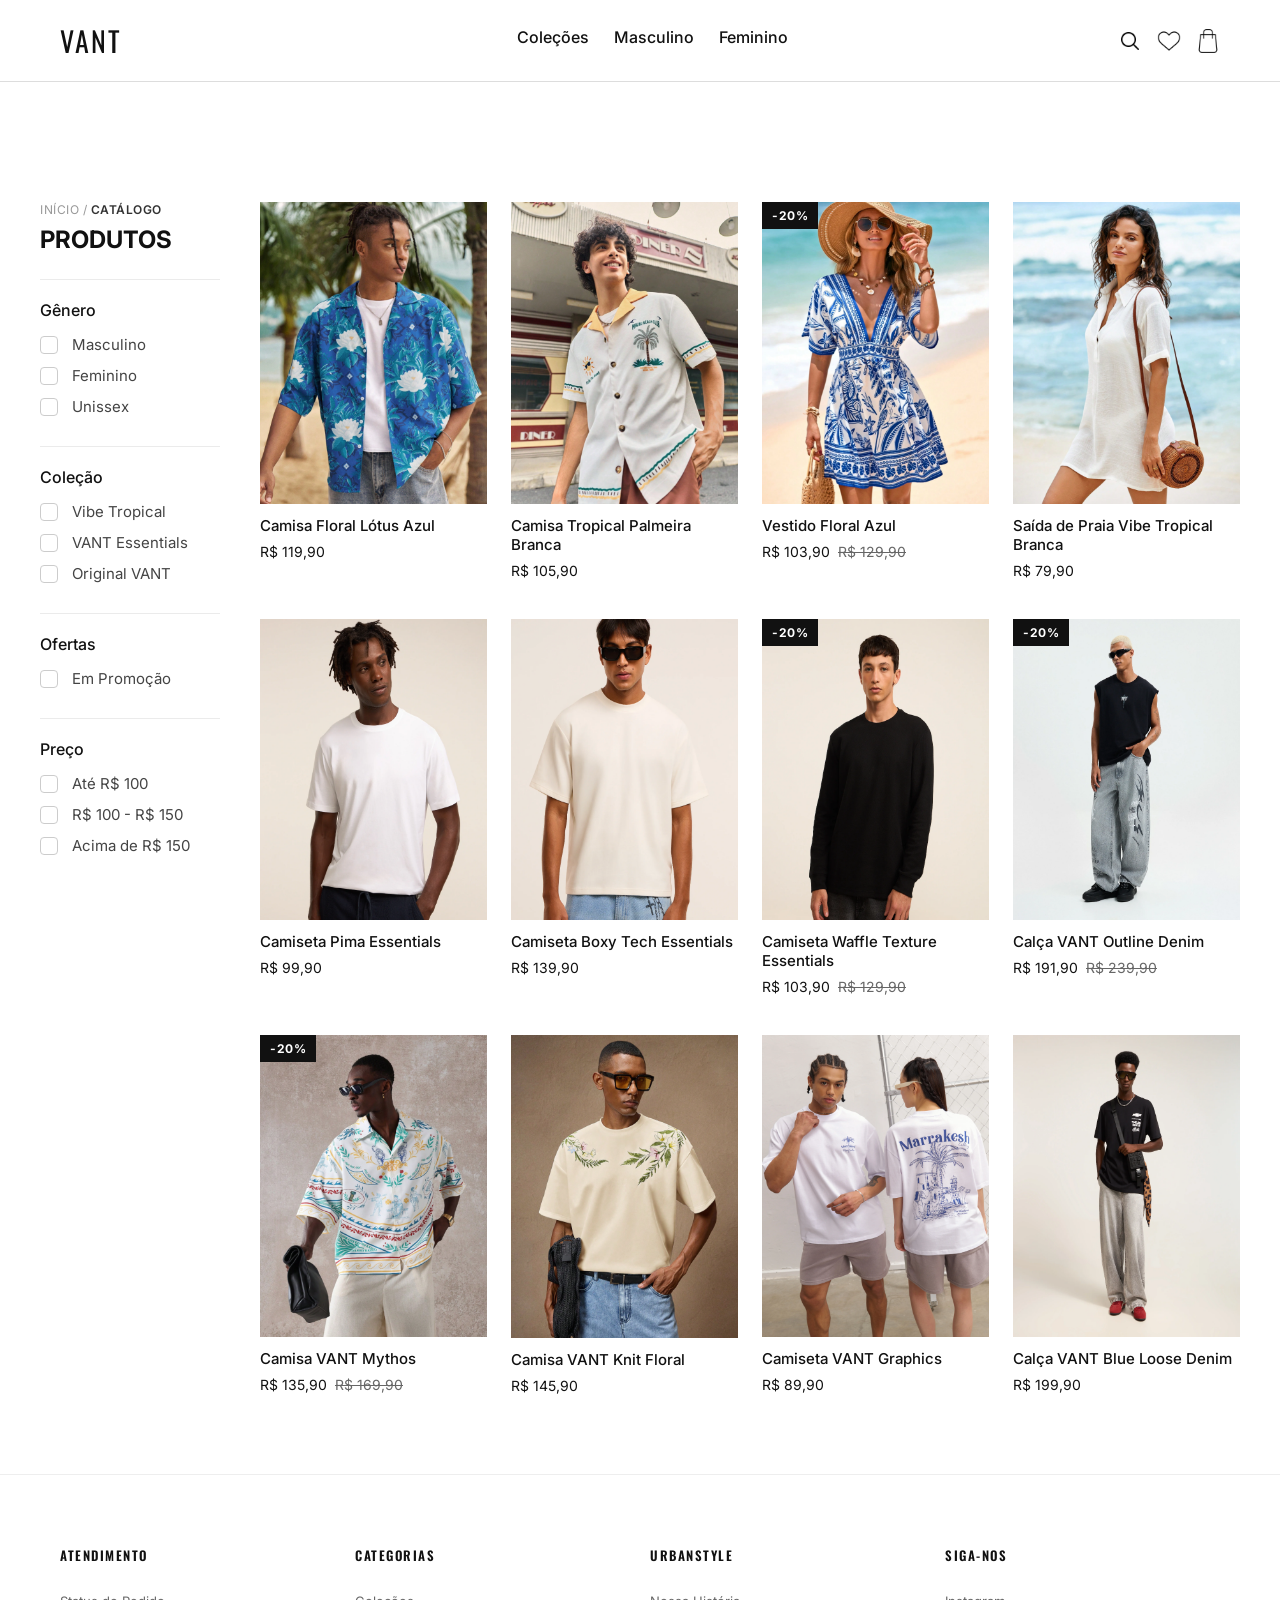
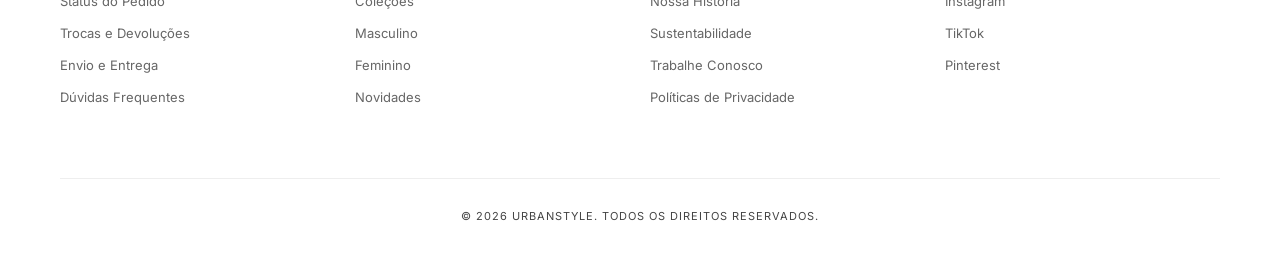
<file: catalogo.html>
<!DOCTYPE html>
<html lang="pt-BR">

<head>
    <meta charset="UTF-8" />
    <meta name="viewport" content="width=device-width, initial-scale=1.0" />
    <title>Catálogo | VANT</title>
    <link rel="preconnect" href="https://fonts.googleapis.com">
    <link rel="preconnect" href="https://fonts.gstatic.com" crossorigin>
    <link
        href="https://fonts.googleapis.com/css2?family=Inter:wght@400;500;600;700&family=Montserrat:wght@400;600;700&family=Oswald:wght@400;700&family=Poppins:wght@400;500;600&display=swap"
        rel="stylesheet">
    <link rel="stylesheet" href="css/base.css">
    <link rel="stylesheet" href="css/header.css">
    <link rel="stylesheet" href="css/catalogo.css">
</head>

<body>

    <main class="catalogo-main">
        <aside class="filters-sidebar">
            <div class="breadcrumb" id="catalogBreadcrumb">
                <a href="index.html">Início</a> / <span class="current-product">Catálogo</span>
            </div>

            <h2 id="page-title">Produtos</h2> 

            <div class="filter-group">
                <h3>Gênero</h3>
                <label class="custom-checkbox">
                    <input type="checkbox" name="gender" value="Masculino" id="check-masc">
                    <span class="checkmark"></span> Masculino
                </label>
                <label class="custom-checkbox">
                    <input type="checkbox" name="gender" value="Feminino" id="check-fem">
                    <span class="checkmark"></span> Feminino
                </label>
                <label class="custom-checkbox">
                    <input type="checkbox" name="gender" value="Unissex" id="check-unissex">
                    <span class="checkmark"></span> Unissex
                </label>
            </div>

            <div class="filter-group">
                <h3>Coleção</h3>
                <label class="custom-checkbox">
                    <input type="checkbox" name="collection" value="Vibe Tropical">
                    <span class="checkmark"></span> Vibe Tropical
                </label>
                <label class="custom-checkbox">
                    <input type="checkbox" name="collection" value="VANT Essentials">
                    <span class="checkmark"></span> VANT Essentials
                </label>
                <label class="custom-checkbox">
                    <input type="checkbox" name="collection" value="Original VANT">
                    <span class="checkmark"></span> Original VANT
                </label>
            </div>

            <div class="filter-group">
                <h3>Ofertas</h3>
                <label class="custom-checkbox">
                    <input type="checkbox" name="discount" value="true">
                    <span class="checkmark"></span> Em Promoção
                </label>
            </div>

            <div class="filter-group">
                <h3>Preço</h3>
                <label class="custom-checkbox">
                    <input type="checkbox" name="price" value="0-100">
                    <span class="checkmark"></span> Até R$ 100
                </label>
                <label class="custom-checkbox">
                    <input type="checkbox" name="price" value="100-150">
                    <span class="checkmark"></span> R$ 100 - R$ 150
                </label>
                <label class="custom-checkbox">
                    <input type="checkbox" name="price" value="150-9999">
                    <span class="checkmark"></span> Acima de R$ 150
                </label>
            </div>
        </aside>

        <section class="products-container">
            <div class="product-row" id="catalogGrid">
            </div>
        </section>
    </main>

    <div id="footer-placeholder"></div>

    <script src="js/produtos-data.js"></script>
    <script src="js/catalogo.js"></script>
    <script src="js/header.js"></script>
    <script src="js/base.js"></script>
</body>

</html>
</file>
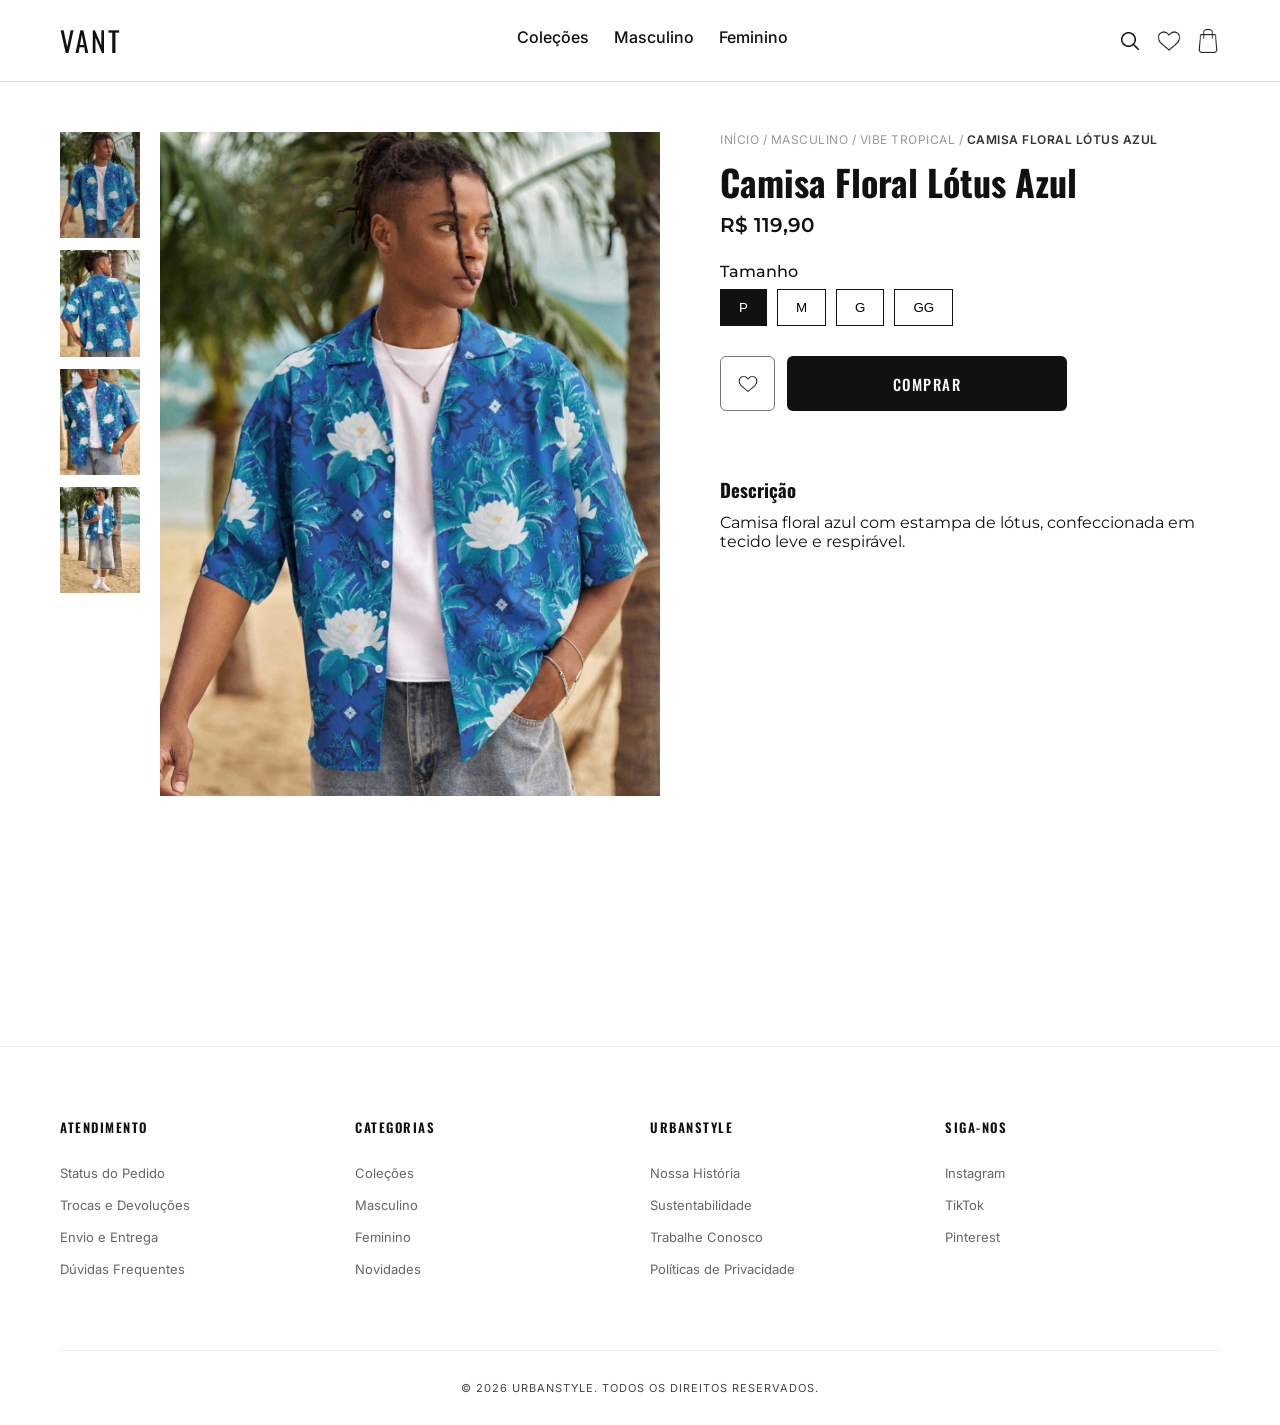
<file: produto.html>
<!DOCTYPE html>
<html lang="pt-BR">

<head>
    <meta charset="UTF-8" />
    <meta name="viewport" content="width=device-width, initial-scale=1.0" />
    <title>Camisa Floral Lótus Branca | VANT</title>

    <!-- FONTES -->
    <link rel="preconnect" href="https://fonts.googleapis.com">
    <link rel="preconnect" href="https://fonts.gstatic.com" crossorigin>
    <link href="https://fonts.googleapis.com/css2?family=Oswald:wght@300;400;500;600;700&display=swap" rel="stylesheet">
    <link href="https://fonts.googleapis.com/css2?family=Montserrat:wght@300;400;500;600;700&display=swap"
        rel="stylesheet">
    <link href="https://fonts.googleapis.com/css2?family=Inter:wght@300;400;500;600;700&display=swap" rel="stylesheet">

    <link rel="stylesheet" href="css/base.css">
    <link rel="stylesheet" href="css/header.css">
    <link rel="stylesheet" href="css/produto.css">
</head>

<body>

    <!-- CONTAINER CENTRAL -->
    <div class="container">
        <main class="product-page">

            <!-- GALERIA -->
            <section class="product-gallery">
                <div class="thumbnails"></div>

                <div class="main-image">
                    <img src="Assets/img/roupas/VibeTropical/CamisaFloralLotus/CamisaFloralLotus.png" id="mainImage" class="product-img">
                </div>
            </section>

            <!-- INFORMAÇÕES -->
            <section class="product-info">

                <div class="breadcrumb" id="productBreadcrumb"></div>
                <h1 id="productName">Camisa Azul Floral Lótus</h1>
                
                <div class="price product-price-container" id="productPrice">
                    R$ 99,90
                </div>
                
                <p class="installments" id="productInstallments"></p>
            
                <div class="colors">
                    <span>Cor</span>
                    <div class="color-options" id="colorOptions">
                        </div>
                </div>

                <!-- TAMANHOS -->
                <div class="sizes">
                    <span>Tamanho</span>
                    <div class="size-options">
                        <button>P</button>
                        <button>M</button>
                        <button>G</button>
                        <button>GG</button>
                    </div>
                </div>

                <!-- BOTÕES -->
                <div class="product-actions">
                    <button class="favorite-square-button" aria-label="Adicionar aos favoritos">
                        <img src="Assets/img/icones/coracao.png" class="icon-default" alt="Favoritar">
                        <img src="Assets/img/icones/coracaopintado.png" class="icon-hover" alt="Favoritado">
                    </button>
                    <button class="buy-button">COMPRAR</button>
                </div>

                <!-- DESCRIÇÃO -->
                <div class="description">
                    <h3>Descrição</h3>
                    <p id="productDescription">
                        Camisa floral azul com estampa de lótus, confeccionada em tecido leve e respirável.
                        Ideal para compor looks casuais e sofisticados em dias quentes.
                    </p>
                </div>
            </section>

            <!-- LIGHTBOX -->
            <div id="lightbox" class="lightbox">
                <img src="Assets/img/icones/x.png" class="close" alt="Fechar">

                <span class="lightbox-arrow left">&lt;</span>
                <span class="lightbox-arrow right">&gt;</span>

                <div class="lightbox-number" id="lightbox-number"></div>
                <img class="lightbox-img" id="lightbox-img" alt="Imagem do produto">
            </div>

        </main>
    </div>

    <div id="footer-placeholder" class="footer-produto-page"></div>

    <script src="js/produtos-data.js"></script>
    <script src="js/produto.js"></script>
    <script src="js/header.js"></script>
    <script src="js/base.js"></script>


</body>

</html>
</file>
<file: css/base.css>
/* ================= RESET ================= */
* {
    margin: 0;
    padding: 0;
    box-sizing: border-box;
}

/* ================= BASE ================= */
body {
    font-family: 'Montserrat', sans-serif;
    background-color: #fff;
    color: #111;
}

/* ================= FOOTER ================= */
.main-footer {
    background-color: #fff; /* Fundo Branco */
    color: #111;
    padding: 70px 60px 30px;
    margin-top: 80px;
    border-top: 1px solid #eee; /* Linha sutil no topo */
    font-family: 'Inter', sans-serif;
}

.footer-container {
    max-width: 1200px;
    margin: 0 auto;
    display: grid;
    grid-template-columns: repeat(4, 1fr); /* Força 4 colunas em telas largas */
    gap: 20px;
}

.footer-col h3 {
    font-family: 'Oswald', sans-serif;
    font-size: 13px;
    text-transform: uppercase;
    letter-spacing: 1.5px;
    margin-bottom: 25px;
    font-weight: 600;
    color: #111;
}

.footer-col ul {
    list-style: none;
    padding: 0;
}

.footer-col ul li {
    margin-bottom: 12px;
}

.footer-col ul li a {
    color: #666; /* Texto em cinza */
    text-decoration: none;
    font-size: 13px;
    transition: color 0.2s ease;
}

.footer-col ul li a:hover {
    color: #000; /* Fica preto no hover */
}



.footer-bottom {
    text-align: center;
    border-top: 1px solid #eee;
    margin-top: 60px;
    padding-top: 30px;
}

.footer-bottom p {
    color: #444;
    font-size: 11px;
    letter-spacing: 1px;
    text-transform: uppercase;
}

/* Isso só vai afetar o footer quando ele estiver no produto.html */
.footer-produto-page .main-footer {
    margin-top: 250px; 
}

/* Ajuste Mobile */
@media (max-width: 768px) {
    .main-footer { padding: 50px 20px 20px; }
    .footer-container { text-align: center; }
    .footer-input-group { justify-content: center; }
}

@media (max-width: 480px) {
    .footer-container {
        grid-template-columns: 1fr;
        text-align: center;
    }
}
</file>
<file: css/header.css>
/* ================= HEADER ================= */
header {
    display: grid;
    grid-template-columns: 1fr auto 1fr;
    align-items: center;
    padding: 20px 60px;
    border-bottom: 1px solid #ddd;
    position: sticky;
    top: 0;
    background-color: #fff;
    z-index: 2;
}

/* NAV */
nav {
    justify-self: center;
    display: flex;
    align-items: center;
}

nav a,
.dropbtn {
    margin-left: 25px;
    text-decoration: none;
    color: #111;
    cursor: pointer;
    font-weight: 500;
    font-family: 'Inter', sans-serif;
    padding-bottom: 5px;
    border-bottom: 2px solid transparent;
    transition: all 0.2s ease;
    display: inline-block;
    line-height: 1;
}

/* Hover unificado para os 3 itens principais */
nav a:hover,
.dropdown:hover .dropbtn {
    border-bottom: 2px solid #111;
}

/* ================= DROPDOWN & SUBMENU ================= */
.dropdown {
    position: static; 
    display: inline-flex; /* Garante que o hover só funcione em cima do texto */
    align-items: center;
}

.dropdown-content {
    display: flex;
    opacity: 0;
    visibility: hidden;
    position: absolute;
    top: 100%;
    left: 0;
    width: 100%;
    background-color: #fff;
    border-bottom: 1px solid #ddd;
    z-index: 1;
    padding: 30px 0;
    justify-content: center;
    gap: 50px;
    /* Transição suave para sumir quando tirar o mouse */
    transition: opacity 0.2s ease, visibility 0.2s ease; 
}

/* A PONTE: Preenche o espaço vazio entre o texto e o submenu */
.dropdown-content::before {
    content: "";
    position: absolute;
    top: -30px; 
    left: 0;
    width: 100%;
    height: 35px;
    background: transparent;
}

/* GATILHO: Ativa o menu apenas no hover do texto coleções */
.dropdown:hover .dropdown-content {
    opacity: 1;
    visibility: visible;
    animation: fadeInSlide 0.3s ease;
}

/* LINKS DENTRO DO SUBMENU */
.dropdown-content a {
    margin: 0;
    padding: 0;
    font-size: 13px;
    text-transform: uppercase;
    letter-spacing: 1.5px;
    font-weight: 600;
    border-bottom: none !important;
    transition: color 0.2s ease;
}

.dropdown-content a:hover {
    color: #777;
    background: none;
    border-bottom: none !important;
}

@keyframes fadeInSlide {
    from {
        opacity: 0;
        transform: translateY(5px);
    }
    to {
        opacity: 1;
        transform: translateY(0);
    }
}

/* LOGO */
.logo,
a.logo {
    font-size: 28px;
    font-weight: 400;
    letter-spacing: 2px;
    font-family: 'Oswald', sans-serif;
    color: #111;
    text-decoration: none;
    display: inline-block;
    justify-self: start;
}

/* ================= ICONES ================= */
.icons {
    justify-self: end;
    display: flex;
    gap: 15px;
}

.icon {
    width: 24px;
    height: 24px;
    cursor: pointer;
    background-size: contain;
    background-repeat: no-repeat;
    background-position: center;
    transition: transform 0.2s ease;
    user-select: none;
}

.icon:hover {
    opacity: 0.7;
}

.lupa-icon {
    background-image: url("../Assets/img/icones/lupa.png");
}

.heart-icon {
    background-image: url("../Assets/img/icones/coracao.png");
}

.list-icon {
    background-image: url("../Assets/img/icones/listadedesejo.png");
}

.list-icon {
    position: relative;
    /* Essencial para o contador ficar preso ao ícone */
}

.cart-count {
    position: absolute;
    top: 55%;
    left: 50%;
    transform: translate(-50%, -40%);
    /* Centraliza o número em relação ao ícone */

    color: #111;
    /* Cor do número (preto para contrastar com a sacola branca/vazia) */
    font-size: 10px;
    /* Tamanho do número */
    font-weight: 600;
    /* Deixa o número bem visível */
    font-family: 'Inter', sans-serif;

    pointer-events: none;
    display: none;
}

/* Classe para mostrar quando houver itens */
.cart-count.active {
    display: flex;
}

/* ================= SIDEBAR ================= */
.sidebar {
    position: fixed;
    top: 0;
    right: -400px;
    width: 380px;
    height: 100%;
    background: #fff;
    box-shadow: -5px 0 15px rgba(0, 0, 0, 0.1);
    z-index: 10;
    transition: right 0.3s ease;
    padding: 0;
    display: flex;
    flex-direction: column;
}

.sidebar.active {
    right: 0;
}

.sidebar-header {
    display: flex;
    justify-content: space-between;
    align-items: center;
    border-bottom: 1px solid #eee;
    padding: 25px 20px;
}

.close-sidebar {
    font-size: 30px;
    cursor: pointer;
    user-select: none;
}

.sidebar-content {
    overflow-y: auto;
    flex-grow: 1;
}

/* ================= Whitelist ================= */

.wishlist-link {
    text-decoration: none;
    color: #111;
    display: block;
    padding: 15px 20px;
    transition: background-color 0.2s ease;
}

.wishlist-link:hover {
    background-color: #f9f9f9;
}

.wishlist-item {
    display: flex;
    gap: 15px;
    align-items: stretch;
    /* Faz o info ocupar a altura total da imagem */
}

.wishlist-item img {
    width: 80px;
    height: 110px;
    object-fit: cover;
    border-radius: 2px;
    flex-shrink: 0;
}

.wishlist-info {
    display: flex;
    flex-direction: column;
    flex-grow: 1;
    justify-content: space-between;
    /* Isso joga o info-bottom para baixo no carrinho */
    padding-right: 35px;
}

/* Ajuste específico para os Favoritos: Alinha tudo à esquerda */
#wishlist-items .wishlist-info {
    justify-content: flex-start;
    align-items: flex-start; /* Força o alinhamento na esquerda */
    gap: 4px;
    padding-right: 10px;
}

/* Corrige a pilha de preços especificamente nos favoritos */
#wishlist-items .product-price-stack {
    align-items: flex-start !important; /* Move o preço antigo da direita para a esquerda */
    margin-top: 4px;
    width: 100%;
    display: flex;
    flex-direction: column;
}

/* Garante que os preços individuais não tentem fugir para a direita */
#wishlist-items .product-old-price,
#wishlist-items .product-price {
    align-self: flex-start;
    text-align: left;
}

.cart-item-wrapper {
    position: relative;
    border-bottom: 1px solid #eee;
}

/* Nome do produto e tamanho no topo */
.info-bottom {
    display: flex;
    justify-content: space-between;
    align-items: flex-end;
    width: 100%;
}

.product-name {
    font-weight: 600;
    font-size: 14px;
    margin: 0;
    font-family: 'Montserrat', sans-serif;
    line-height: 1.2;
    padding-right: 15px;
}

.product-size {
    font-size: 12px;
    color: #777;
    margin: 4px 0;
    font-family: 'Inter', sans-serif;
}

/* Quantidade e Preço na mesma linha embaixo */
.info-bottom {
    display: flex;
    justify-content: space-between;
    /* Quantidade na esquerda, Preço na direita */
    align-items: flex-end;
    /* Alinha ambos na base */
    width: 100%;
}

/* Container que empilha o preço antigo em cima do novo */
.product-price-stack {
    display: flex;
    flex-direction: column;
    align-items: flex-end; /* Alinha à direita para casar com o layout do carrinho */
    gap: 2px;
}

/* Preço antigo (riscado e cinza) */
.product-old-price {
    font-size: 15px;
    color: #666;
    text-decoration: line-through;
    font-family: 'Inter', sans-serif;
    margin: 0;
    line-height: 1;
}

.product-price {
    font-size: 15px;
    color: #111;
    font-weight: 700;
    font-family: 'Inter', sans-serif;
    margin: 0;
    line-height: 1.2;
}

/* ================= MENSAGEM CARRINHO VAZIO ================= */
.empty-msg {
    text-align: center;
    padding: 60px 20px;
    color: #777;
    font-family: 'Inter', sans-serif;
    font-size: 15px;
    font-weight: 500;
    line-height: 1.5;
}

/* ================= MENSAGEM CARRINHO VAZIO ================= */
.empty-msg {
    text-align: center;
    padding: 60px 20px;
    color: #777;
    font-family: 'Inter', sans-serif;
    font-size: 15px;
    font-weight: 500;
    line-height: 1.5;
}

/* ================= CONTROLES ================= */
.quantity-control {
    display: flex;
    align-items: center;
    background: #f1f1f1;
    border-radius: 4px;
    overflow: hidden;
    position: relative;
    z-index: 5;
}

.quantity-control button {
    background: none;
    border: none;
    font-size: 16px;
    cursor: pointer;
    padding: 2px 10px;
    color: #333;
}

.quantity-control button:hover {
    background: #e5e5e5;
}

.quantity-control span {
    font-size: 13px;
    font-weight: 600;
    min-width: 20px;
    text-align: center;
}

/* Botão Remover (X) no Canto Superior Direito */
.remove-item {
    position: absolute;
    right: 12px;
    top: 12px;
    width: 28px;
    height: 28px;
    display: flex;
    align-items: center;
    justify-content: center;
    font-size: 26px !important;
    color: #bbb !important;
    cursor: pointer;
    z-index: 10;
    transition: all 0.2s ease;
}

.remove-item:hover {
    color: #111 !important;
    background-color: #eee;
    border-radius: 50%;
}

/* ================= Footer Menu Carrinho ================= */
.sidebar-footer {
    padding: 20px;
    border-top: 1px solid #eee;
    margin-top: auto;
    background: #fff;
}

.sidebar-footer div {
    display: flex;
    justify-content: space-between;
    margin-bottom: 15px;
}

#cart-total-value {
    font-size: 18px;
    font-weight: 700;
}

/* Finalizar Compra Button */
.checkout-btn {
    width: 100%;
    padding: 18px;
    background: #111;
    color: #fff;
    border: none;
    font-family: 'Montserrat', sans-serif;
    font-weight: 700;
    text-transform: uppercase;
    letter-spacing: 1px;
    cursor: pointer;
}

.checkout-btn:hover {
    opacity: 0.8;
}

.overlay {
    position: fixed;
    top: 0;
    left: 0;
    width: 100%;
    height: 100%;
    background: rgba(0, 0, 0, 0.5);
    display: none;
    z-index: 9;
}

.overlay.active {
    display: block;
}

/* ================= Barra de Pesquisa ================= */

.search-bar-overlay {
    position: fixed;
    top: -120%;
    /* Escondido acima */
    left: 0;
    width: 100%;
    height: auto;
    background: #fff;
    z-index: 11;
    transition: top 0.10s cubic-bezier(0.4, 0, 0.2, 1);
    padding: 10px 0;
    display: flex;
    flex-direction: column;
    align-items: center;
}

.search-bar-overlay.active {
    top: 0;
    /* Desce para o topo */
}

.search-bar-container {
    width: 90%;
    max-width: 800px;
    display: flex;
    align-items: center;
    border-bottom: 2px solid #111;
}

#main-search-input {
    width: 100%;
    padding: 15px 0;
    border: none;
    outline: none;
    font-size: 24px;
    font-family: 'Inter', sans-serif;
    font-weight: 500;
}

.close-search {
    font-size: 40px;
    cursor: pointer;
    line-height: 1;
}

.search-results-dropdown {
    width: 90%;
    max-width: 800px;
    background: #fff;
    max-height: 450px;
    overflow-y: auto;
    display: none;
}

.search-item {
    display: flex;
    align-items: center;
    gap: 15px;
    padding: 15px 0;
    text-decoration: none;
    color: #111;
    border-bottom: 1px solid #f0f0f0;
}

.search-item img {
    width: 60px;
    height: 80px;
    object-fit: cover;
}

.search-item-name {
    font-weight: 600;
    margin: 0;
    font-size: 15px;
    font-family: Montserrat;
}

.search-item-price {
    color: #555;
    margin: 5px 0 0;
    font-size: 14px;
    font-family: Inter;
}
</file>
<file: css/catalogo.css>
/* ================= ESTRUTURA GERAL ================= */
.catalogo-main {
    display: flex;
    max-width: 1400px;
    margin: 120px auto 50px; 
    padding: 0 40px;
}

/* ================= FILTROS ================= */
.filters-sidebar {
    width: 220px;
    padding-right: 40px;
    flex-shrink: 0;
}

.filters-sidebar h2 {
    font-size: 24px;
    margin-bottom: 25px;
    font-family: 'Inter', sans-serif;
    font-weight: 700;
    text-transform: uppercase;
    color: #111;
}

.filter-group {
    margin-bottom: 30px;
    border-top: 1px solid #ebebeb; /* Linha sutil separadora */
    padding-top: 20px;
}

.filter-group:first-of-type {
    border-top: none;
    padding-top: 0;
}

.filter-group h3 {
    font-size: 16px;
    margin-bottom: 15px;
    font-family: 'Inter', sans-serif;
    font-weight: 500;
    color: #111;
}

/* CONTAINER DO CHECKBOX */
.custom-checkbox {
    display: flex;
    align-items: center;
    position: relative;
    padding-left: 32px;
    margin-bottom: 12px;
    cursor: pointer;
    font-size: 15px;
    font-family: 'Inter', sans-serif;
    user-select: none;
    color: #444; 
    transition: color 0.3s ease;
}

.custom-checkbox:hover {
    opacity: 0.8;
}

.custom-checkbox input {
    position: absolute;
    opacity: 0;
    cursor: pointer;
    height: 0;
    width: 0;
}

/* O QUADRADO (Traço fino e limpo) */
.checkmark {
    position: absolute;
    top: 50%;
    left: 0;
    transform: translateY(-50%);
    height: 18px;
    width: 18px;
    background-color: #fff;
    border: 1px solid #ccc;
    border-radius: 4px; /* Leve arredondado moderno */
    transition: all 0.2s ease;
}

.custom-checkbox:hover input ~ .checkmark {
    border-color: #757575;
}

/* QUANDO MARCADO: Fundo Preto */
.custom-checkbox input:checked ~ .checkmark {
    background-color: #111;
    border-color: #111;
}

/* O V DO CHECK */
.checkmark:after {
    content: "";
    position: absolute;
    display: none;
}

.custom-checkbox input:checked ~ .checkmark:after {
    display: block;
}

.custom-checkbox .checkmark:after {
    left: 6px;
    top: 2px;
    width: 4px;
    height: 8px;
    border: solid white;
    border-width: 0 2px 2px 0;
    transform: rotate(45deg);
}

/* Garante que o texto fique preto quando selecionado */
.custom-checkbox input:checked ~ span {
    color: #111;
}

/* ================= GRID DE PRODUTOS ================= */
.products-container {
    flex: 1;
}

.product-row {
    display: grid;
    grid-template-columns: repeat(4, 1fr); 
    gap: 40px 24px;
}

/* ================= CARD DE PRODUTO ================= */
.product-card {
    cursor: pointer;
    text-decoration: none;
    color: inherit;
    display: flex;
    flex-direction: column;
}

.product-image {
    position: relative;
    width: 100%;
    overflow: hidden;
    background-color: #f6f6f6; /* Fundo cinza claro para fotos sem fundo */
}

.product-image .img-main {
    width: 100%;
    height: auto;
    display: block;
    transition: opacity 0.4s ease;
}

.product-image .img-hover {
    position: absolute;
    top: 0;
    left: 0;
    width: 100%;
    height: 100%;
    object-fit: cover;
    opacity: 0;
    transition: opacity 0.4s ease;
}

.product-card:hover .img-main {
    opacity: 0;
}

.product-card:hover .img-hover {
    opacity: 1;
}

/* TEXTOS DO CARD */
.product-card p {
    margin: 12px 0 4px;
    font-family: 'Inter', sans-serif;
    font-size: 15px;
    font-weight: 500;
    color: #111;
}

.product-card span {
    font-family: 'Inter', sans-serif;
    font-size: 14px;
    font-weight: 400;
    color: #111; /* Preço mais sutil, estilo Nike */
}

/* Caminho Produto */
.breadcrumb {
    font-family: 'Inter', sans-serif;
    font-size: 12px;
    color: #999;
    margin-bottom: 8px;
    text-transform: uppercase;
    letter-spacing: 0.5px;
}

.breadcrumb a {
    text-decoration: none;
    color: #999;
    transition: color 0.2s;
}

.breadcrumb a:hover {
    color: #111;
}

/* O último item (Nome do Produto) */
.breadcrumb .current-product {
    color: #333; /* Mais escuro que o resto */
    font-weight: 600;
}

/* ================= AJUSTES DE OFERTA E PREÇOS PROMO ================= */

/* Etiqueta de Porcentagem Estilo Nike */
.discount-tag {
    position: absolute;
    top: 0; /* Alinhado ao topo */
    left: 0; /* Alinhado à esquerda */
    background-color: #111; /* Preto sólido */
    color: #fff;
    padding: 6px 10px;
    font-family: 'Inter', sans-serif;
    font-size: 12px; /* Aumentado levemente para legibilidade */
    font-weight: 700;
    z-index: 1;
    text-transform: uppercase;
    letter-spacing: 0.5px;
    pointer-events: none;
}

/* Alinha os dois preços na mesma linha */
.product-price-container {
    display: flex;
    align-items: center; /* Alinhamento vertical central */
    gap: 8px;           /* Espaçamento entre os valores */
    margin-top: 4px;
}

/* Preço antigo: apagado e riscado */
.old-price-catalog {
    text-decoration: line-through;
    color: #666 !important;      /* Cinza apagado */
    font-size: 18px;     /* Menor que o preço atual */
    font-weight: 400;
}

/* Preço novo: mantém a cor e estilo do span original */
.current-price-discount {
    color: #111 !important; /* Mesma cor dos produtos sem desconto */
    font-weight: 400 !important;
}

/* ================= RESPONSIVIDADE ================= */
@media (max-width: 1100px) {
    .product-row { grid-template-columns: repeat(3, 1fr); }
}

@media (max-width: 768px) {
    .catalogo-main { 
        flex-direction: column; 
        margin-top: 100px;
        padding: 0 20px;
    }
    .filters-sidebar { 
        width: 100%; 
        padding-right: 0; 
        margin-bottom: 40px; 
    }
    .product-row { 
        grid-template-columns: repeat(2, 1fr); 
        gap: 30px 15px;
    }
}
</file>
<file: css/produto.css>
/* ================= CONTAINER CENTRAL ================= */
.container {
    max-width: 1200px;
    margin: 0 auto;
    padding: 0 20px;
    margin: 50px auto 0;
}

/* ================= PRODUTO ================= */
.product-page {
    display: grid;
    grid-template-columns: 1.2fr 1fr;
    gap: 60px;
    margin: 0 auto;
}

/* GALERIA */
.product-gallery { 
    display: flex;
    gap: 20px;
}

.thumbnails {
    display: flex;
    flex-direction: column;
    object-fit: cover;
    gap: 12px;
    align-items: center;
}

.thumbnails img {
    width: 80px;
    object-fit: cover;
    cursor: pointer;
    transition: filter 0.25s ease;
}

/* hover e selecionada ficam mais escuras */
.thumbnails img:hover,
.thumbnails img.active {
    filter: brightness(85%);
}

.main-image img {
    width: 100%;
    max-height: 700px;
    object-fit: cover;
    display: block;
}

/* INFO */
.product-info {
    display: flex;
    flex-direction: column;
    justify-content: flex-start;
}

/* Caminho Produto */
.breadcrumb {
    font-family: 'Inter', sans-serif;
    font-size: 12px;
    color: #999;
    margin-bottom: 8px;
    text-transform: uppercase;
    letter-spacing: 0.5px;
}

.breadcrumb a {
    text-decoration: none;
    color: #999;
    transition: color 0.2s;
}

.breadcrumb a:hover {
    color: #111;
}

/* O último item (Nome do Produto) */
.breadcrumb .current-product {
    color: #333; /* Mais escuro que o resto */
    font-weight: 600;
}

/* Nome Produto */
.product-info h1 {
    font-family: 'Oswald', sans-serif;
    font-size: 36px;
    margin-bottom: 5px;
}

.price {
    font-size: 20px;
    font-weight: 600;
    margin-bottom: 2px;
}

/* ================= PREÇOS E DESCONTO ================= */

/* Mantém os preços alinhados horizontalmente */
.product-price-container {
    display: flex;
    align-items: baseline; /* Alinha pela base do texto */
    gap: 10px;            /* Espaço entre os preços */
    margin-bottom: 5px;
}

/* Preço antigo: Apagado e Riscado */
.old-price {
    text-decoration: line-through;
    color: #666;      /* Cinza apagado */
    font-size: 18px;     /* Menor que o preço atual */
    font-weight: 400;
}

/* Preço novo: Mantendo o estilo que você já tinha na classe .price */
.current-price-discount {
    font-size: 20px;     /* Tamanho original */
    font-weight: 600;    /* Peso original */
    color: #111;         /* Cor preta original */
}

.installments {
    font-size: 14px;
    color: #222;
    margin-bottom:20px;
}

/* ================= SELETOR DE CORES ================= */
.colors {
    margin-bottom: 25px;
}

.colors span {
    display: block;
    margin-bottom: 8px;
    font-weight: 500;
    font-family: 'Inter', sans-serif;
    font-size: 14px;
    color: #111;
}

.color-options {
    display: flex;
    gap: 15px;
}

.color-btn {
    width: 30px;
    height: 30px;
    border-radius: 50%;
    border: 1px solid #ddd;
    cursor: pointer;
    padding: 0;
    transition: border-color 0.2s ease;
    background-clip: padding-box;
    border: 1px solid transparent; /* Invisível nas outras cores */
}

/* HOVER: Borda cinza mais escura */
.color-btn:hover {
    border-color: #999; 
}

.color-btn.is-white {
    border: 1px solid #ddd !important;  
}

/* SELECIONADO: Borda preta nítida (O !important resolve o problema do branco) */
.color-btn.active {
    border: 2px solid #111 !important; 
}

/* TAMANHOS */
.sizes span {
    display: block;
    margin-bottom: 8px;
    font-weight: 500;
}

.size-options {
    display: flex;
    gap: 10px;
    margin-bottom: 30px;
    user-select: none;
}

.size-options button {
    padding: 10px 18px;
    border: 1px solid #111;
    background: none;
    cursor: pointer;
}

.size-options button:hover {
    background: #111;
    color: #fff;
}

/* Destaque para o tamanho selecionado */
.size-options button.selected {
    background-color: #111;
    color: #fff;
    border-color: #111;
}

/* Pop-up  */
.mini-cart-popup {
    position: fixed;
    top: 80px; 
    right: 30px; /* Espaçamento equilibrado da borda */
    width: 360px; /* O tamanho "perfeito" para desktop */
    background: #fff;
    padding: 25px; 
    z-index: 10;
    transform: translateX(120%);
    transition: transform 0.5s cubic-bezier(0.165, 0.84, 0.44, 1);
    border: 1px solid #dddd;
}

/* Ajuste para o preço dentro do pop-up */
.mini-cart-popup .product-price-stack {
    display: flex;
    flex-direction: column; /* Empilha o preço antigo em cima do novo */
    align-items: flex-start; /* Alinha ambos na esquerda */
    gap: 0px;               /* Diminui o espaço entre os dois preços */
    margin-top: 5px;
}

.mini-cart-popup .product-old-price {
    text-decoration: line-through;
    color: #888;
    font-size: 16px !important;
}

.mini-cart-popup.show {
    transform: translateX(0);
}

.popup-header {
    display: flex;
    justify-content: space-between;
    align-items: center;
    font-family: 'Inter', sans-serif;
    font-size: 14px; /* Aumentado */
    font-weight: 600;
    margin-bottom: 25px; /* Mais espaço */
    text-transform: uppercase;
    letter-spacing: 0.5px;
}

.close-popup {
    cursor: pointer;
    font-size: 24px; /* Maior para facilitar o clique */
    color: #111;
    line-height: 1;
}

.popup-body {
    display: flex;
    gap: 20px; /* Mais espaço entre imagem e texto */
    margin-bottom: 25px;
}

.popup-body img {
    width: 85px; /* Foto com bom tamanho, sem exagerar */
    height: 110px;
    object-fit: cover;
}

.popup-info {
    display: flex;
    flex-direction: column;
    justify-content: center;
    align-items: flex-start; /* Garante que tudo comece na esquerda */
    text-align: left;        /* Alinha o texto à esquerda */
}

.popup-info .p-name {
    font-weight: 600;
    font-size: 16px; /* Aumentado */
    margin: 0 0 2px 0;
    line-height: 1.2;
    font-family: 'Montserrat', sans-serif;
}

.popup-info .p-size {
    font-size: 13px;
    color: #777;
    margin: 2px 0;
}

.popup-info .p-price {
    font-weight: 600;
    font-size: 16px; /* Aumentado */
    margin-top: 5px;
}

.view-cart-btn {
    width: 100%;
    padding: 18px; /* Botão mais alto e imponente */
    background: #111;
    color: #fff;
    border: none;
    font-family: 'Montserrat', sans-serif;
    font-size: 12px; /* Aumentado */
    font-weight: 600;
    letter-spacing: 2px; /* Mais espaçamento entre letras */
    cursor: pointer;
    text-transform: uppercase;
    transition: background 0.3s ease;
}

.view-cart-btn:hover {
    opacity: 0.8;
}

/* BOTÕES */
.product-actions {
    display: flex;
    gap: 12px;
    margin-bottom: 25px;
    align-items: center; /* Garante que fiquem alinhados pelo centro se as alturas variarem */
}

/* BOTÃO FAVORITO (PRIMEIRO) */
.favorite-square-button {
    width: 55px; 
    height: 55px;
    background: none;
    border: 1px solid #777;
    border-radius: 6px;
    display: flex;
    align-items: center;
    justify-content: center;
    position: relative; /* Mantém as imagens centralizadas uma sobre a outra */
    cursor: pointer;
    transition: all 0.2s ease;
    flex-shrink: 0;
}

.favorite-square-button img {
    width: 20px;
    height: 20px;
    position: absolute; /* Sobreposição total */
    transition: opacity 0.1s ease; /* Transição rápida para o clique */
    pointer-events: none; /* Garante que a imagem não intercepte o clique do botão */
}

/* Estado Inicial (Sem hover, sem clique) */
.favorite-square-button .icon-default {
    opacity: 1; /* Coração Vazio visível */
}

.favorite-square-button .icon-hover {
    opacity: 0; /* Coração Pintado escondido */
}

/* HOVER - APENAS ESTÉTICA DA BORDA (A imagem NÃO muda aqui) */
.favorite-square-button:hover {
    border-color: #111;
    background-color: #f9f9f9;
}

/* ESTADO ATIVO (QUANDO CLICADO) */
/* Aqui é onde a mágica acontece via a classe que seu header.js adiciona */
.favorite-square-button.active .icon-default {
    opacity: 0; /* Esconde o vazio */
}

.favorite-square-button.active .icon-hover {
    opacity: 1; /* Mostra o pintado */
}

/* BOTÃO COMPRAR (DIMINUÍDO) */
.buy-button {
    width: 280px; /* Definimos um tamanho fixo para ele não ocupar a tela toda */
    height: 55px; /* Mesma altura do favorito para simetria */
    background: #111;
    color: #fff;
    border: none;
    border-radius: 6px;
    font-family: 'Oswald', sans-serif;
    font-size: 15px;
    font-weight: 500;
    letter-spacing: 1.5px;
    cursor: pointer;
    transition: opacity 0.3s;
    text-transform: uppercase;
}

.buy-button:hover {
    opacity: 0.8;
}

/* TEXTO */
.description {
    margin-top: 40px;
}

.description h3 {
    font-family: 'Oswald', sans-serif;
    margin-bottom: 10px;
}

.product-img {
    width: 200px;
    /* ou tamanho que quiser */
    cursor: pointer;
    transition: transform 0.3s;
}


/* ================= lightbox ================= */
.lightbox {
    display: none;
    /* escondido inicialmente */
    position: fixed;
    top: 0;
    left: 0;
    width: 100%;
    height: 100%;
    background: rgba(0, 0, 0, 0.85);
    justify-content: center;
    align-items: center;
    z-index: 3;
    overflow: hidden;
    user-select: none;
}

.lightbox-img {
    max-width: 80%;
    max-height: 80%;
    object-fit: contain;
    /* mantém proporção completa sem cortar */
    transition: transform 0.3s ease;
    cursor: zoom-in;
}

.lightbox-number {
    position: fixed;
    top: 65px;
    left: 50%;
    transform: translateX(-50%);
    color: white;
    font-size: 16px;
    z-index: 3;
}


.lightbox-arrow {
    position: fixed;
    top: 50%;
    transform: translateY(-50%);
    font-size: 50px;
    color: white;
    cursor: pointer;
    user-select: none;
    z-index: 3;
    padding: 30px;
}

.lightbox-arrow.left {
    left: 20px;
}

.lightbox-arrow.right {
    right: 20px;
}

.lightbox-arrow:hover {
    transform: translateY(-50%) scale(1.1);
    /* leve aumento */
}

.close {
    position: fixed;
    top: 20px;
    right: 40px;
    width: 30px;
    height: 30px;
    cursor: pointer;
    z-index: 3;
}
</file>
